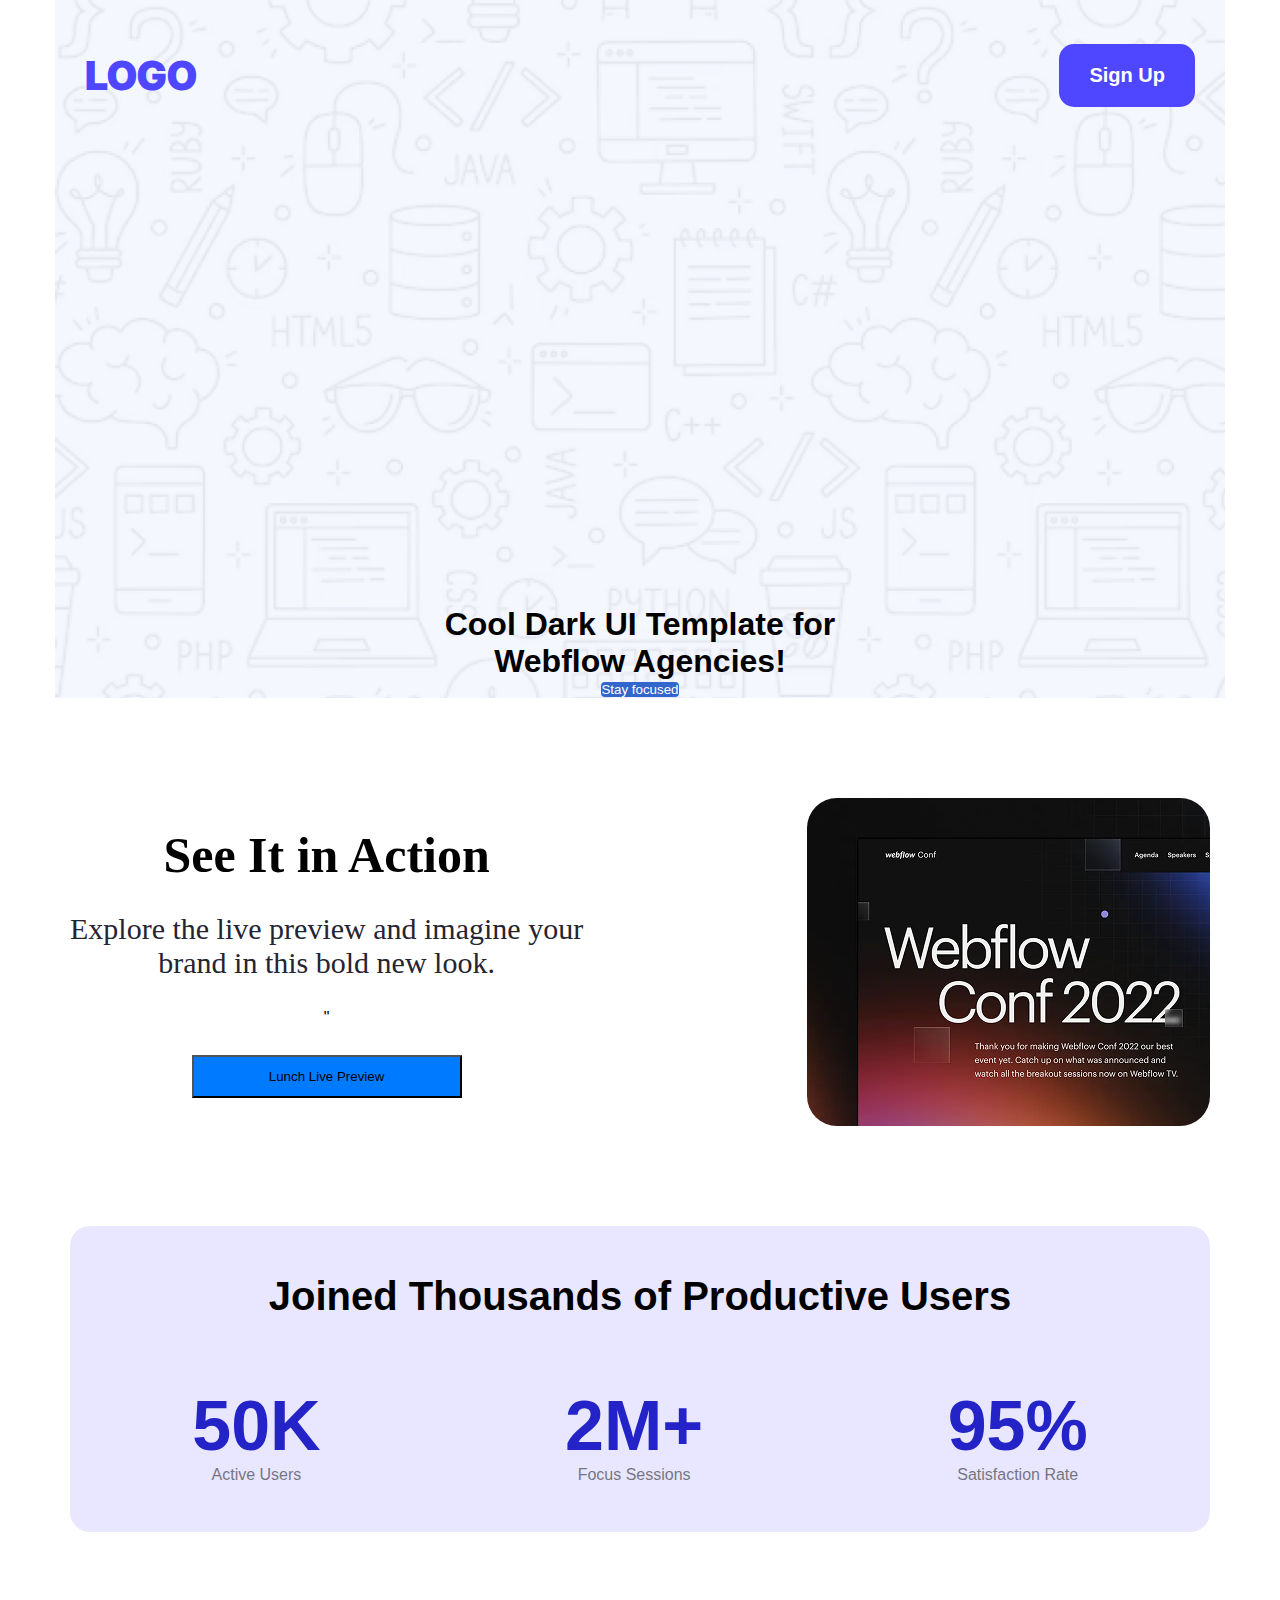
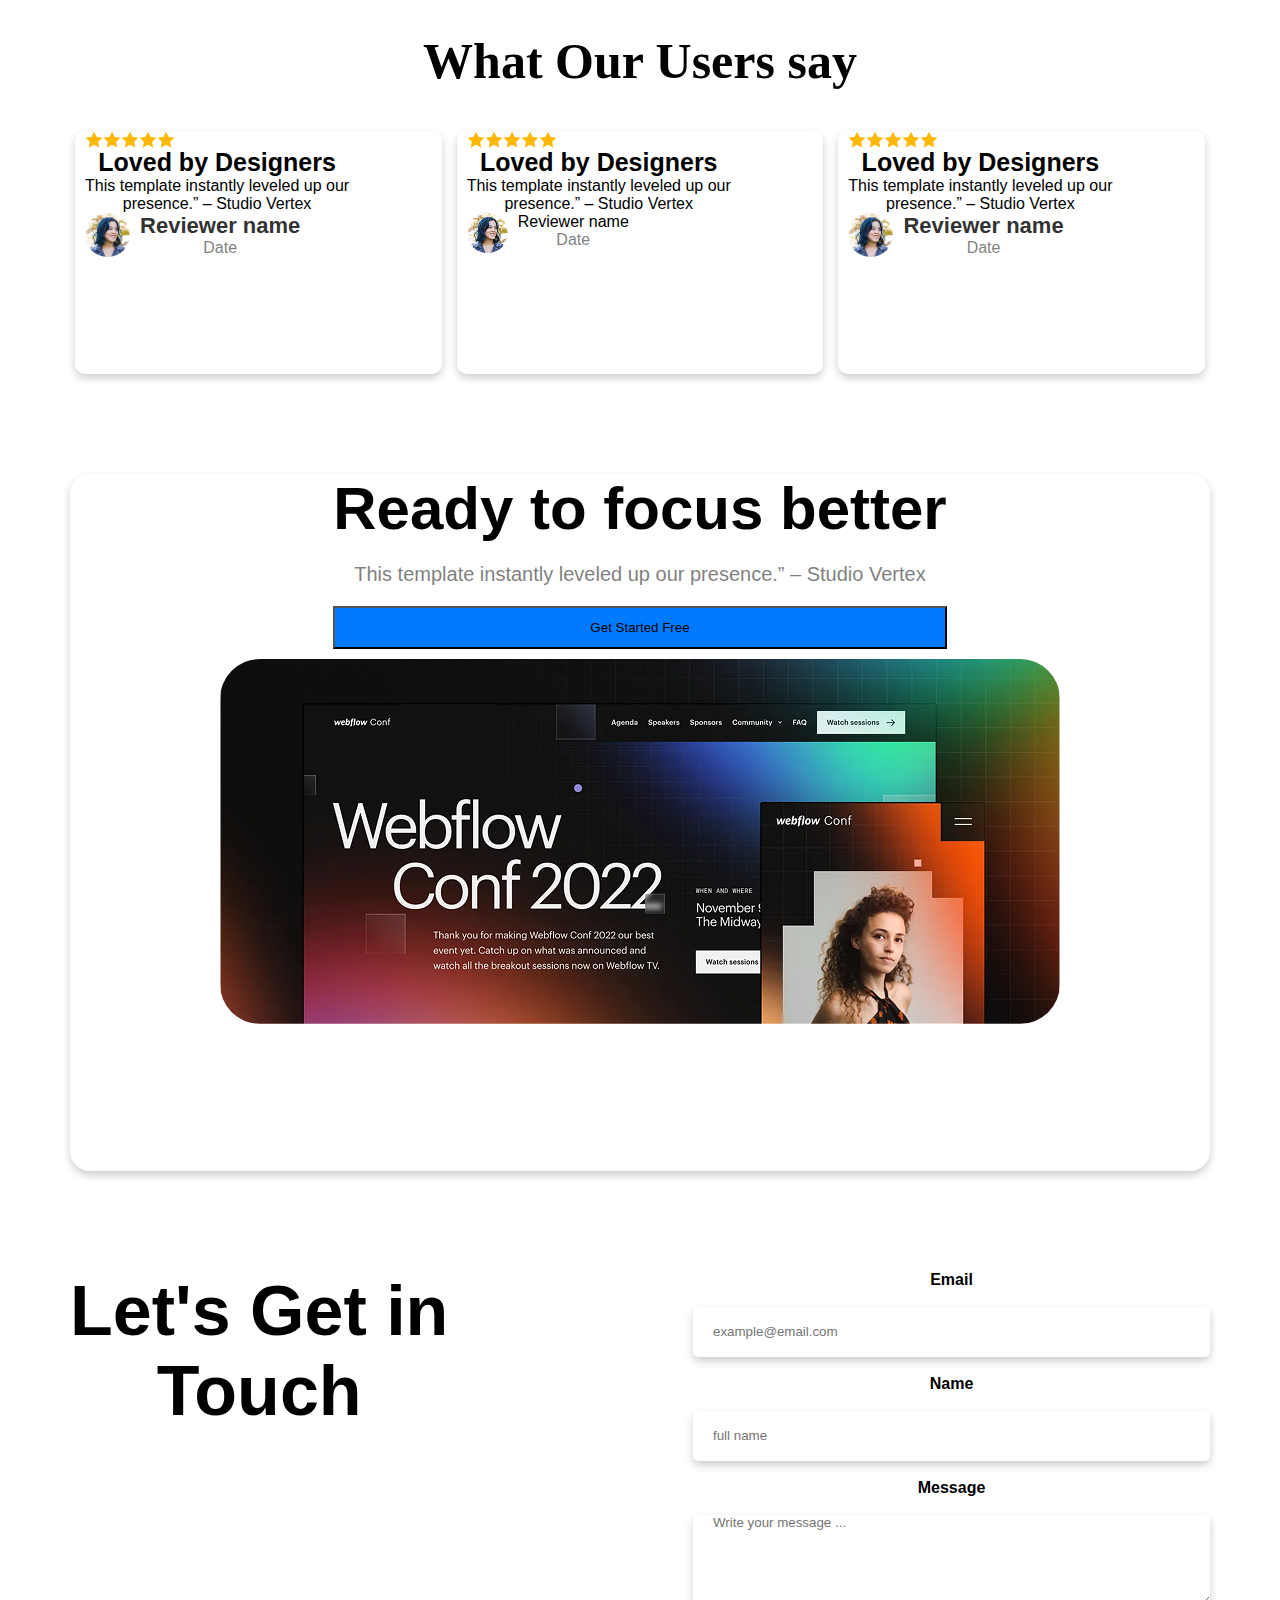
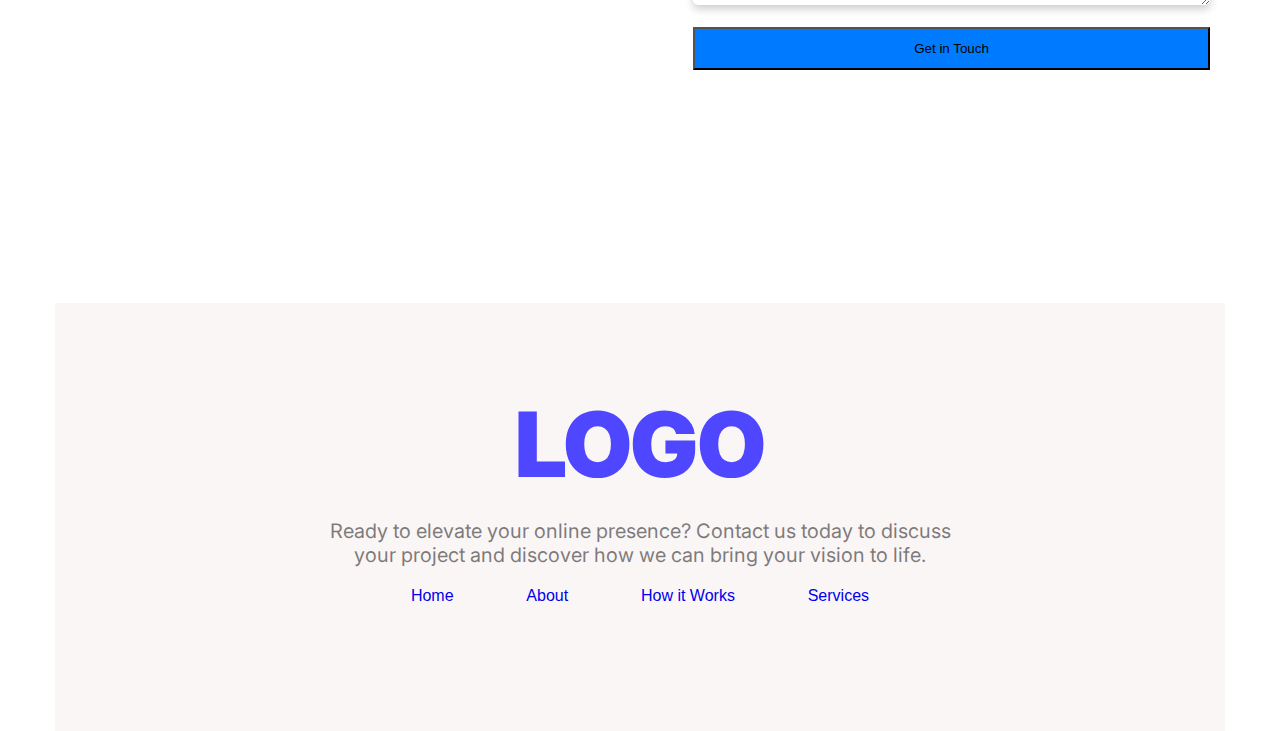
<file: index.html>
<!DOCTYPE html>
<html lang="en">
<head>
    <meta charset="UTF-8">
    <meta name="viewport" content="width=device-width, initial-scale=1.0">
    <title>Assignment Portfilio</title> 
     <link rel="preconnect" href="https://fonts.googleapis.com" />
  <link rel="preconnect" href="https://fonts.gstatic.com" crossorigin />
  <link
    href="https://fonts.googleapis.com/css2?family=Inter:ital,opsz,wght@0,14..32,100..900;1,14..32,100..900&display=swap"
    rel="stylesheet" />
    <link rel="stylesheet" href="style/portfolio.css">
  </head>
<body>
    <div class="container"><div content-box></div>
    <section class="header">
        <div id="Firstdiv"><div class="logo">LOGO</div>
        <BUtton class="signup-btn">Sign Up</BUtton></div>
    <div class="main content">
        <h1>Cool Dark UI Template for<br>Webflow Agencies!</h1>
        <button class="focus-btn">Stay focused</button>

    </div>
    </section>
    <!--action section start-->
    <section id="actionsection">
        <div id="actiondiv1">
            <p style="
                margin: 0;
                font-family: raleway;
                font-size: 50px;
                font-weight: 800;">
                See It in Action

            </p>
            <p style="margin: 0;
            color: #252432;
            opacity: o.5;
            font-family: Raleway;
            font-size: 30px;">
            Explore the live preview and imagine your <br/>brand in this bold new look.</p>"
            <button class="btn-primary" style="width: 270px;">
                Lunch Live Preview

            </button>
            
        </div>
        <div id="actiondiv2">
      <img style="border-radius: 30px" src="Assets/wc-mini.png" alt="wc image" />
    </div>
  </section>
  <!-- Productiv section start -->
  <section id="produtive">
    <div id="produtivediv1">Joined Thousands of Productive Users</div>
    <div style="display: flex; justify-content: space-around; width: 100%">
      <div style="text-align: center">
        <div class="pdc1">50K</div>
        <div style="opacity: 0.5">Active Users</div>
      </div>
      <div style="text-align: center">
        <div class="pdc1">2M+</div>
        <div style="opacity: 0.5">Focus Sessions</div>
      </div>
      <div style="text-align: center">
        <div class="pdc1">95%</div>
        <div style="opacity: 0.5">Satisfaction Rate</div>
      </div>
    </div>
  </section>
  <!-- user section start -->
  <section id="usersection">
    <div id="usersectiondiv1">What Our Users say</div>
    <div id="usersectiondiv2">
      <div class="usersectiondiv_3">
        <div class="usersectiondiv_4">
          <img src="Assets/icon-star.png" alt="icon" /><img src="Assets/icon-star.png" alt="icon" /><img
            src="Assets/icon-star.png" alt="icon" /><img src="Assets/icon-star.png" alt="icon" /><img
            src="Assets/icon-star.png" alt="icon" />
        </div>
        <div class="usersectiondiv_5">
          <p style="font-size: 25px; font-weight: 800">Loved by Designers</p>

          <p>
            This template instantly leveled up our <br />
            presence.” – Studio Vertex
          </p>
        </div>
        <div class="usersectiondiv_6">
          <img style="border-radius: 100%" src="Assets/avatar.png" alt="avatar" />
          <div>
            <p style="font-size: 22px; font-weight: 900; opacity: 0.8">
              Reviewer name
            </p>
            <p style="opacity: .5;">Date</p>
          </div>
        </div>
      </div>
      <div class="usersectiondiv_3">
        <div class="usersectiondiv_4">
          <img src="Assets/icon-star.png" alt="icon" /><img src="Assets/icon-star.png" alt="icon" /><img
            src="Assets/icon-star.png" alt="icon" /><img src="Assets/icon-star.png" alt="icon" /><img
            src="Assets/icon-star.png" alt="icon" />
        </div>
        <div class="usersectiondiv_5">
          <p style="font-size: 25px; font-weight: 800">Loved by Designers</p>

          <p>
            This template instantly leveled up our <br />
            presence.” – Studio Vertex
          </p>
        </div>
        <div class="usersectiondiv_6">
          <img style="border-radius: 100%" src="Assets/avatar.png" alt="avatar" />
          <div>
            <p style="font-size: 22px; font-weight: 900; opacity: 0.8"></p>
            Reviewer name
            </p>
            <p style="opacity: .5;">Date</p>
          </div>
        </div>
      </div>
      <div class="usersectiondiv_3">
        <div class="usersectiondiv_4">
          <img src="Assets/icon-star.png" alt="icon" /><img src="Assets/icon-star.png" alt="icon" /><img
            src="Assets/icon-star.png" alt="icon" /><img src="Assets/icon-star.png" alt="icon" /><img
            src="Assets/icon-star.png" alt="icon" />
        </div>
        <div class="usersectiondiv_5">
          <p style="font-size: 25px; font-weight: 800">Loved by Designers</p>

          <p>
            This template instantly leveled up our <br />
            presence.” – Studio Vertex
          </p>
        </div>
        <div class="usersectiondiv_6">
          <img style="border-radius: 100%" src="Assets/avatar.png" alt="avatar" />
          <div>
            <p style="font-size: 22px; font-weight: 900; opacity: 0.8">Reviewer name</p>


            <p style="opacity: .5;">Date</p>
          </div>
        </div>
      </div>
    </div>
  </section>
  <!-- focus section start -->
  <section id="focus_section">
    <div id="focus_section_div1">
      <p id="focus_section_div1p1" style="text-align: center;">Ready to focus better</p>
      <p id="focus_section_div1p2" style="text-align: center;">This template instantly leveled up our presence.” –
        Studio Vertex</p>
      <button class="btn-primary">Get Started Free </button>
    </div>
    <img style="border-radius: 40px;" src="Assets/wc-big.png" alt="wc-big.png">
  </section>
  <!-- massage section start -->
  <section id="massageSectiion">
    <p id="massageSectiion_p1">Let's Get in <br> Touch</p>
    <div style="margin-right: 0;">
      <form>
        <label style="font-weight: 900;">Email</label> <br> <br>
        <input placeholder="example@email.com"
          style="width: 497px;height: 50px;border-radius: 5px; border: none;box-shadow: 0 4px 8px rgba(0, 0, 0, 0.2);padding-left: 20px;" /><br /><br />
        <label style="font-weight: 900;">Name</label> <br> <br>
        <input
          style="width: 497px;height: 50px;border-radius: 5px; border: none;box-shadow: 0 4px 8px rgba(0, 0, 0, 0.2); padding-left: 20px;"
          placeholder="full name" /><br /><br />
        <label style="font-weight: 900;">Message</label> <br> <br>
        <textarea rows="6"
          style="width: 497px;border-radius: 5px; border: none;box-shadow: 0 4px 8px rgba(0, 0, 0, 0.2); padding-left: 20px;"
          placeholder="Write your message ..."></textarea><br /><br />

        <button class="btn-primary" style="width: 100%;">Get in Touch</button>
      </form>
    </div>
  </section>
  <!-- footer start -->
  <footer id="footer">
    <div style="display: flex; flex-direction: column; gap: 20px;">
      <div id="footer_div_1"> LOGO</div>
      <div id="footer_div_2">Ready to elevate your online presence? Contact us today to discuss <br> your project and
        discover how we can bring your vision to life.</div>
      <div id="footer_div_3">
        <a href="#">Home</a><a href="#">About</a><a href="#">How it Works</a><a href="#">Services</a>
      </div>
    </div>
    
    

    </footer>
</body>
</html>
</file>
<file: style/portfolio.css>
* {
    margin: 0 auto;
    padding: 0;
    font-family:Arial,
    box-sizing
}

body {
    max-width: 1440px;
    width: 100%;
    margin: 0 auto;
    background-color: rgb(239, 245, 245,);
    font-family: Arial, sans-serif;
    display: flex;
    justify-content: center;
    text-align: center;
}

.header {
    max-width: 1440px;
    width: 100%;
    height: 698px;
    background-image: url('../Assets/Hero-bg.png');
    background-repeat: no-repeat;
    background-size: cover;
    flex-direction: column;

    display: flex;
    justify-content: space-between;
    align-items: center;
    flex-direction: column;

}
#Firstdiv {
    display: flex;
    margin-top: 0;
    justify-content: space-between;
    width: 1140px;
    height: 151px;
    align-items: center;
    margin-left: 30px;
}

.logo {
    color: #4e47ff;


    margin: 0;
    font-family: "inter",sans-serif;
    font-size: 40px;
    font-weight: 900;
}
#main content {
    margin: 0;
    font-family:  Arial, sans-serif;
    font-size: 60px;
    font-weight: 600;
    text-align: center;
    display: flex;
    flex-direction: column;
    align-items: center;
    margin-top: 20px;

    
    }
.signup-btn {
    color: white;
  background-color: #4e47ff;
  padding: 20px 30px;
  border-radius: 15px;
  border: none;
  font-family: "Raleway", sans-serif;
  font-size: 20px;
  font-weight: 600;
  cursor: pointer;
  transition: all 0.3s ease;
  margin: 0;
  margin-right: 30px;
}

.main-content {
        width: 905px;
    height: 237px;


    display: flex;
    flex-direction: column;
    justify-content: space-between;
    align-items: center;
    
}
 

.btn-primary:hover{
    background-color: #2323c7;
    transform: scale(1.02);
}
.focus-btn {
    padding: 10px 20 px;
    background-color: #3366cc;
    color: white;
    border: none;
    border-radius: 4px;
    cursor: pointer;
}
/* action section start */
#actionsection {
  display: flex;
  justify-content: space-between;
  width: 1140px;
  height: 328px;

  margin-top: 100px;
  justify-content: space-between;
}
#actiondiv1 {
  margin: 0;
  display: flex;
  flex-direction: column;
  justify-content: space-evenly;
}
#actiondiv2 {
  margin: 0;
}
/* productive section start */
#produtive {
  width: 1140px;
  height: 306px;
  background-color: #4d47ff21;
  margin-top: 100px;
  display: flex;
  flex-direction: column;
  justify-content: space-around;

  align-items: center;
  border-radius: 20px;
}
#produtivediv1 {
  color: black;
  font-size: 40px;
  font-weight: 800;
  font-family: "Raleway", sans-serif;
}
.pdc1 {
  color: #2323c7;
  font-size: 70px;
  font-weight: 700;
  text-align: center;
  margin-top: -30px;
  font-weight: 800;
  font-family: "Raleway", sans-serif;
}
/* user section start */

#usersection {
  width: 1140px;
  height: 342px;
  display: flex;
  flex-direction: column;
  justify-content: space-between;
  margin-top: 100px;

  align-items: center;
}
#usersectiondiv1 {
  font-family: "JonathanBallAcreMedium";
  font-weight: 700;
  font-size: 50px;
  margin: 0;
}
#usersectiondiv2 {
  display: flex;
  margin: 0;
  gap: 15px;
}
.usersectiondiv_3 {
  width: 366.67px;
  height: 243px;
  border-radius: 10px;
  box-shadow: 0 4px 8px rgba(0, 0, 0, 0.2);
  display: flex;
  flex-direction: column;
  justify-content: start;
}
.usersectiondiv_4 {
  display: flex;
  margin-left: 10px;
  width: 40px;
}
.usersectiondiv_5 {
  margin-left: 10px;
}
.usersectiondiv_6 {
  margin-left: 10px;
  display: flex;
  gap: 10px;
}
/* focus section start */

#focus_section {
  height: 696.77px;
  width: 1140px;

  margin-top: 100px;
  border-radius: 20px;
  display: flex;
  flex-direction: column;
  box-shadow: 0 4px 8px rgba(0, 0, 0, 0.2);
}
#focus_section_div1 {
  display: flex;
  flex-direction: column;
  align-items: center;
  margin-bottom: 10px;
  gap: 20px;
}
#focus_section_div1p1 {
  font-family: "Raleway", sans-serif;
  font-size: 60px;
  font-weight: 800;
}
#focus_section_div1p2 {
  font-family: "Raleway", sans-serif;
  font-size: 20px;
  font-weight: 400;
  opacity: 0.5;
}
/* massage section start */
#massageSectiion {
  width: 1140px;
  height: 632px;
  display: flex;
  justify-content: space-between;
  margin-top: 100px;
}
#massageSectiion_p1 {
  font-family: "Raleway", sans-serif;
  font-size: 70px;
  font-weight: 800;
  margin-left: 0;
}
.btn-primary {
    width: 100%;
    padding: 12px 20px;
    background-color: #007BFF;
}
/* footer start */
#footer {
  height: 428px;
  max-width: 1440px;
  width: 100%;
  background-color: rgb(251, 246, 246);
  display: flex;
  flex-direction: column;
  justify-content: center;
  align-items: center;
}
#footer_div_1 {
  color: #4e47ff;

  font-family: "Inter", sans-serif;
  font-size: 90px;
  font-weight: 900;
}
#footer_div_2 {
  text-align: center;
  font-size: 20px;
  font-family: "Inter", sans-serif;
  opacity: 0.5;
}
#footer_div_3 {
  display: flex;
  justify-content: space-between;
  width: 531px;
}
#footer_div_3 a {
  text-decoration: none;
  color: rgba(0, 0, 0, 0.422);
}
</file>
